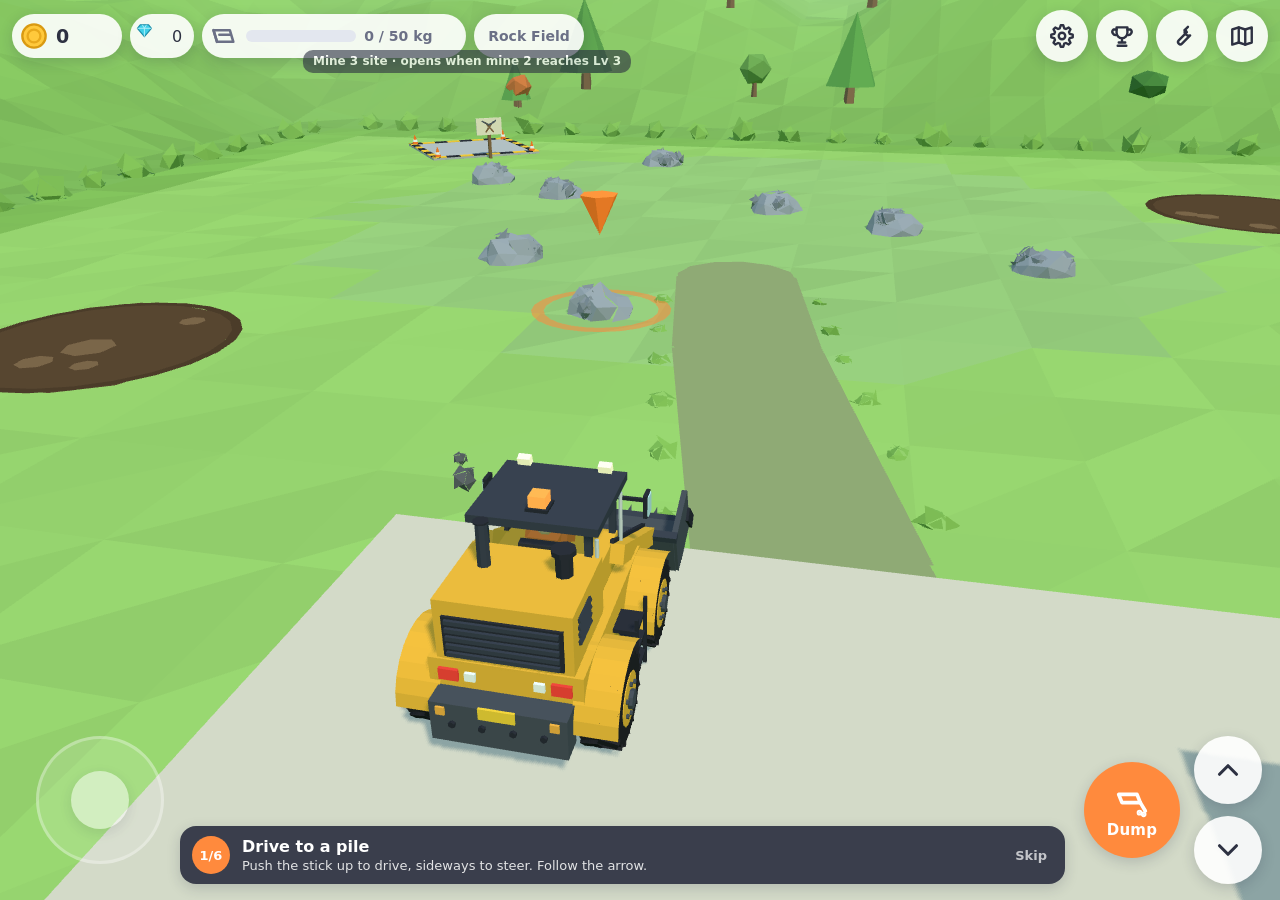
<file: index.html>
<!doctype html>
<html lang="en">
  <head>
    <meta charset="UTF-8" />
    <meta name="viewport" content="width=device-width, initial-scale=1, maximum-scale=1, user-scalable=no, viewport-fit=cover" />
    <meta name="theme-color" content="#bfe6f5" />
    <meta name="apple-mobile-web-app-capable" content="yes" />
    <meta name="mobile-web-app-capable" content="yes" />
    <meta name="apple-mobile-web-app-status-bar-style" content="black-translucent" />
    <link rel="manifest" href="manifest.webmanifest" />
    <link rel="icon" href="icon.svg" type="image/svg+xml" />
    <link rel="apple-touch-icon" href="icon-180.png" />
    <meta name="apple-mobile-web-app-title" content="Loader" />
    <title>Loader</title>
    <script type="module" crossorigin src="./assets/index-BHCyMdli.js"></script>
    <link rel="modulepreload" crossorigin href="./assets/tutorial-J8LlS3AN.js">
    <link rel="stylesheet" crossorigin href="./assets/index-CuOy2VBT.css">
  </head>
  <body>
    <div id="app">
      <canvas id="scene"></canvas>

      <div id="hud">
        <div class="topbar">
          <div class="pill coins" aria-label="Coins">
            <span class="icon coin-icon"></span>
            <span id="coins">0</span>
          </div>
          <button class="pill gems" id="btn-gems" aria-label="Gems: open the shop">
            <span class="icon gems-icon"></span>
            <span id="gems">0</span>
          </button>
          <div class="pill bucket" aria-label="Bucket">
            <span class="icon bucket-icon"></span>
            <div class="bar"><div id="bucket-fill"></div></div>
            <span id="bucket-text">0 / 50 kg</span>
            <span id="bucket-find" class="icon gem-icon" hidden></span>
          </div>
          <div class="pill area" id="area-name"></div>
          <div class="spacer"></div>
          <button id="btn-sound" class="round" aria-label="Settings"></button>
          <button id="btn-missions" class="round" aria-label="Missions"><span class="icon flag-icon"></span></button>
          <button id="btn-trophies" class="round" aria-label="Finds and trophies"><span class="icon trophy-icon"></span></button>
          <button id="btn-upgrade" class="round" aria-label="Upgrades"><span class="icon wrench-icon"></span></button>
          <button id="btn-map" class="round" aria-label="Map"><span class="icon map-icon"></span></button>
        </div>

        <div id="objectives">
          <button id="goal" class="goal" hidden>
            <span class="goal-text"></span>
            <span class="goal-bar"><span></span></span>
          </button>
          <button id="track" class="track" hidden><span class="icon flag-icon"></span><span class="track-text"></span></button>
          <div id="builds"></div>
        </div>

        <div id="mine-label" class="world-label" hidden><span class="wl-text"></span><span class="wl-bar"><span></span></span></div>

        <div id="toasts" aria-live="polite"></div>

        <div id="coach" class="coach" hidden aria-live="polite">
          <span id="coach-count" class="coach-count"></span>
          <span class="coach-text"><b id="coach-title"></b><span id="coach-sub"></span></span>
          <button id="coach-skip" class="coach-skip">Skip</button>
        </div>

        <div id="joystick-zone">
          <div id="joy-base"><div id="joy-knob"></div></div>
        </div>

        <div id="bucket-controls">
          <button id="btn-raise" class="ctl" aria-label="Raise bucket"><span class="icon up-icon"></span></button>
          <button id="btn-dump" class="ctl big" aria-label="Dump"><span class="icon dump-icon"></span><span class="label">Dump</span></button>
          <button id="btn-lower" class="ctl" aria-label="Lower bucket"><span class="icon down-icon"></span></button>
        </div>
      </div>

      <div id="panel" class="panel" hidden>
        <div class="sheet" role="dialog" aria-modal="true" aria-labelledby="panel-title">
          <header>
            <h2 id="panel-title"></h2>
            <button id="panel-close" class="round small" aria-label="Close"><span class="icon close-icon"></span></button>
          </header>
          <div id="panel-body"></div>
        </div>
      </div>

      <div id="rotate-hint"><div><span class="icon rotate-icon"></span><p>Turn your phone sideways to play</p></div></div>
    </div>
  </body>
</html>
</file>
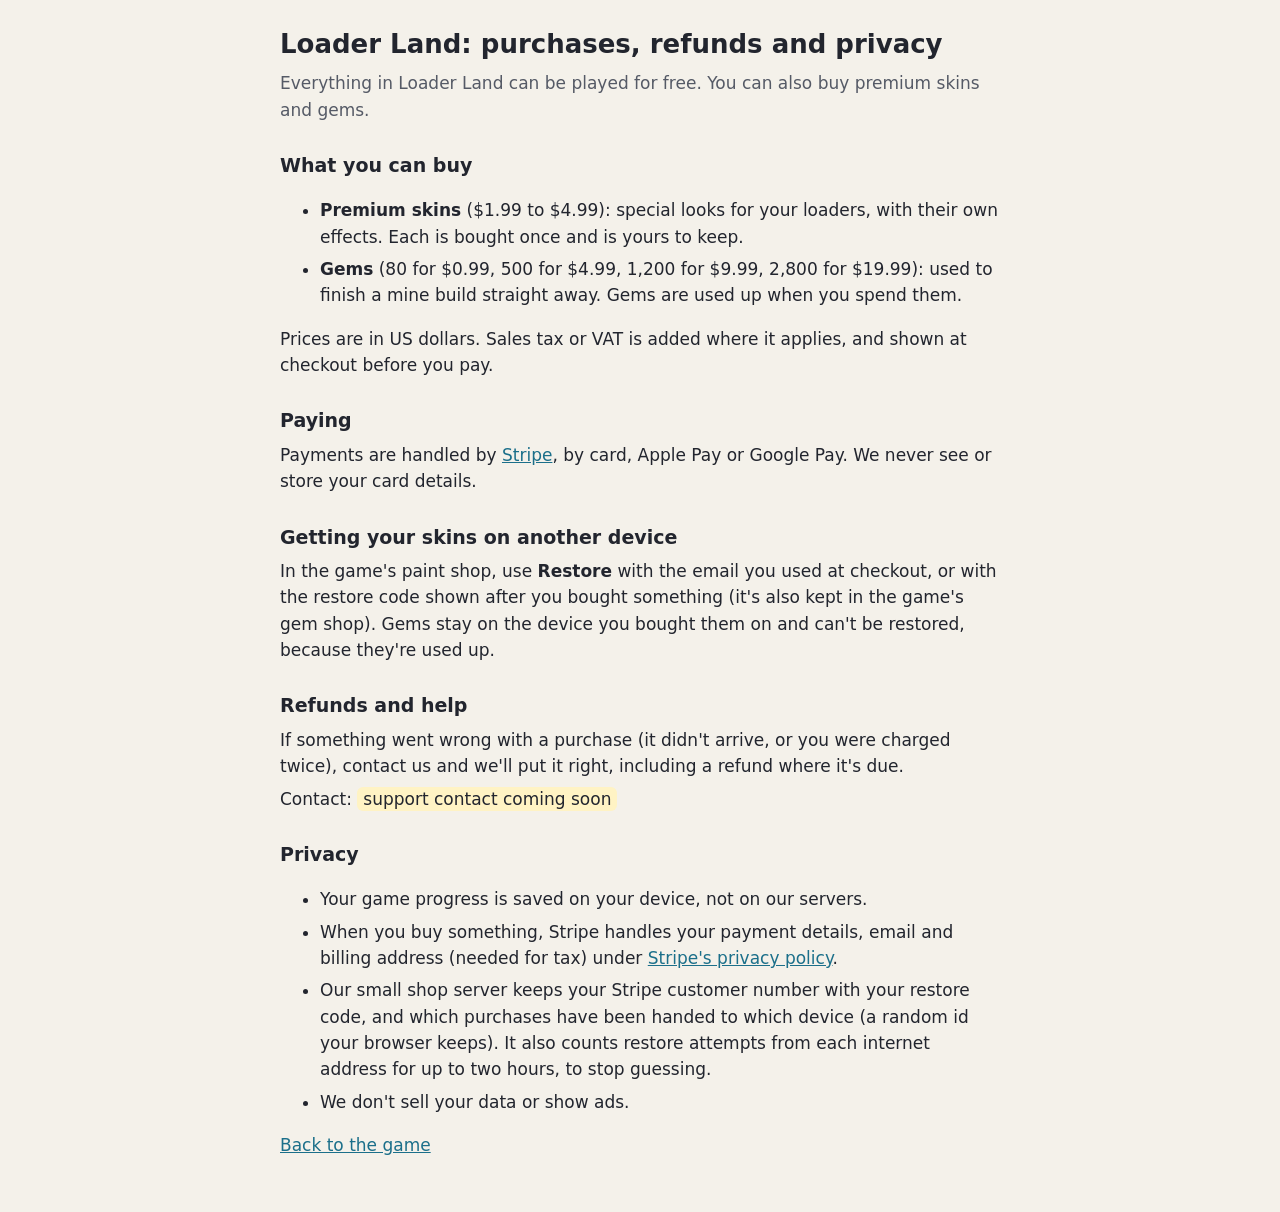
<file: purchases.html>
<!doctype html>
<html lang="en">
  <head>
    <meta charset="utf-8" />
    <meta name="viewport" content="width=device-width, initial-scale=1" />
    <title>Loader Land: purchases, refunds and privacy</title>
    <style>
      :root { color-scheme: light; }
      body { margin: 0; font: 17px/1.55 system-ui, -apple-system, 'Segoe UI', sans-serif; color: #22252e; background: #f4f1ea; }
      main { max-width: 720px; margin: 0 auto; padding: 24px 18px 48px; }
      h1 { font-size: 26px; margin: 0 0 4px; }
      h2 { font-size: 19px; margin: 28px 0 6px; }
      p, li { margin: 6px 0; }
      .lede { color: #555a66; margin-bottom: 18px; }
      .todo { background: #fff3c4; border-radius: 6px; padding: 2px 6px; }
      a { color: #1b6f8a; }
    </style>
  </head>
  <body>
    <main>
      <h1>Loader Land: purchases, refunds and privacy</h1>
      <p class="lede">Everything in Loader Land can be played for free. You can also buy premium skins and gems.</p>

      <h2>What you can buy</h2>
      <ul>
        <li><b>Premium skins</b> ($1.99 to $4.99): special looks for your loaders, with their own effects. Each is bought once and is yours to keep.</li>
        <li><b>Gems</b> (80 for $0.99, 500 for $4.99, 1,200 for $9.99, 2,800 for $19.99): used to finish a mine build straight away. Gems are used up when you spend them.</li>
      </ul>
      <p>Prices are in US dollars. Sales tax or VAT is added where it applies, and shown at checkout before you pay.</p>

      <h2>Paying</h2>
      <p>Payments are handled by <a href="https://stripe.com" rel="noopener">Stripe</a>, by card, Apple Pay or Google Pay. We never see or store your card details.</p>

      <h2>Getting your skins on another device</h2>
      <p>In the game's paint shop, use <b>Restore</b> with the email you used at checkout, or with the restore code shown after you bought something (it's also kept in the game's gem shop). Gems stay on the device you bought them on and can't be restored, because they're used up.</p>

      <h2>Refunds and help</h2>
      <p>If something went wrong with a purchase (it didn't arrive, or you were charged twice), contact us and we'll put it right, including a refund where it's due.</p>
      <p>Contact: <span class="todo">support contact coming soon</span></p>

      <h2>Privacy</h2>
      <ul>
        <li>Your game progress is saved on your device, not on our servers.</li>
        <li>When you buy something, Stripe handles your payment details, email and billing address (needed for tax) under <a href="https://stripe.com/privacy" rel="noopener">Stripe's privacy policy</a>.</li>
        <li>Our small shop server keeps your Stripe customer number with your restore code, and which purchases have been handed to which device (a random id your browser keeps). It also counts restore attempts from each internet address for up to two hours, to stop guessing.</li>
        <li>We don't sell your data or show ads.</li>
      </ul>
      <p><a href="./">Back to the game</a></p>
    </main>
  </body>
</html>
</file>
<file: assets/index-CuOy2VBT.css>
:root{--ink:#2d3142;--ink-soft:#6b7086;--pill:#ffffffe6;--shadow:0 4px 14px #1e233c2e;--accent:#ff8a3d;--accent-dark:#e0681e;--go:#3bb273;--go-dark:#2a9159;--warn:#ff6b5b;--coin:#ffc93c;--bar:#4aa3df;--radius:18px;--safe-l:env(safe-area-inset-left,0px);--safe-r:env(safe-area-inset-right,0px);--safe-t:env(safe-area-inset-top,0px);--safe-b:env(safe-area-inset-bottom,0px);color:var(--ink);font-family:ui-rounded,SF Pro Rounded,Nunito,system-ui,-apple-system,Segoe UI,sans-serif}*{box-sizing:border-box}html,body{overscroll-behavior:none;touch-action:none;-webkit-user-select:none;user-select:none;-webkit-touch-callout:none;-webkit-tap-highlight-color:transparent;background:#bfe6f5;height:100%;margin:0;overflow:hidden}#app{position:fixed;inset:0}#scene{width:100%;height:100%;display:block;position:absolute;inset:0}.icon{width:22px;height:22px;display:inline-flex}.icon svg,.card-icon svg,.tag svg,.coin-mini svg{width:100%;height:100%}button{font:inherit;color:inherit;cursor:pointer;touch-action:none;border:0}#hud{pointer-events:none;position:absolute;inset:0}#hud>*{pointer-events:auto}.topbar{top:calc(10px + var(--safe-t));left:calc(12px + var(--safe-l));right:calc(12px + var(--safe-r));pointer-events:none;align-items:center;gap:8px;display:flex;position:absolute}.topbar>*{pointer-events:auto}.spacer{flex:1;pointer-events:none!important}.pill{background:var(--pill);height:44px;box-shadow:var(--shadow);white-space:nowrap;border-radius:999px;align-items:center;gap:8px;padding:0 14px 0 8px;font-size:19px;font-weight:800;display:flex;position:relative}.pill .icon{width:28px;height:28px}.coins{min-width:110px}.coins.pop{animation:.35s ease-out pop}@keyframes pop{40%{transform:scale(1.12)}}.bucket .icon{color:var(--ink-soft)}.bar{background:#e3e7ef;border-radius:6px;width:110px;height:12px;overflow:hidden}#bucket-fill{background:var(--bar);border-radius:6px;width:0;height:100%;transition:width .15s}#bucket-fill.full{background:var(--go)}#bucket-text{color:var(--ink-soft);min-width:88px;font-size:14px;font-weight:700}.area{color:var(--ink-soft);padding:0 14px;font-size:14px;font-weight:700}.round{background:var(--pill);width:52px;height:52px;box-shadow:var(--shadow);border-radius:50%;place-items:center;display:grid;position:relative}.round .icon{width:26px;height:26px}.round.off{color:var(--ink-soft);opacity:.75}.round.small{width:40px;height:40px;box-shadow:none;background:#eef0f5}.round.small .icon{width:20px;height:20px}.round:active{transform:scale(.94)}.round.badge:after{content:"";background:var(--go);border:2px solid #fff;border-radius:50%;width:13px;height:13px;position:absolute;top:4px;right:4px}.coin-float{color:#fff;text-shadow:0 2px 4px #00000059;pointer-events:none;align-items:center;gap:4px;font-size:20px;font-weight:900;animation:1.2s ease-out forwards float-up;display:flex;position:absolute;top:40px;left:14px}.coin-float svg{width:20px;height:20px}@keyframes float-up{0%{opacity:1;transform:translateY(0)}to{opacity:0;transform:translateY(34px)}}#toasts{top:calc(66px + var(--safe-t));flex-direction:column;align-items:center;gap:6px;width:min(90vw,460px);display:flex;position:absolute;left:50%;transform:translate(-50%);pointer-events:none!important}.toast{color:#fff;text-align:center;box-shadow:var(--shadow);background:#2d3142e0;border-radius:999px;padding:9px 16px;font-size:15px;font-weight:700;transition:opacity .35s,transform .35s;animation:.25s ease-out toast-in}.toast.good{background:#2a9159f0}.toast.warn{background:#e0681ef2}.toast.out{opacity:0;transform:translateY(-8px)}@keyframes toast-in{0%{opacity:0;transform:translateY(-8px)}}#joystick-zone{width:50%;bottom:0;left:0;top:calc(70px + var(--safe-t));position:absolute}#joy-base{left:calc(100px + var(--safe-l));top:calc(100% - 100px - var(--safe-b));opacity:.6;pointer-events:none;background:#ffffff38;border:3px solid #ffffff8c;border-radius:50%;width:128px;height:128px;margin:-64px 0 0 -64px;transition:opacity .15s;position:fixed}#joy-base.active{opacity:1;transition:none}#joy-knob{width:58px;height:58px;box-shadow:var(--shadow);background:#ffffffeb;border-radius:50%;margin:-29px 0 0 -29px;position:absolute;top:50%;left:50%}#bucket-controls{right:calc(18px + var(--safe-r));bottom:calc(16px + var(--safe-b));grid-template-rows:auto auto;grid-template-columns:auto auto;align-items:center;gap:12px 14px;display:grid;position:absolute}.ctl{background:var(--pill);width:68px;height:68px;box-shadow:var(--shadow);border-radius:50%;place-items:center;transition:transform 80ms,background .15s;display:grid}.ctl .icon{width:34px;height:34px}.ctl.pressed{background:#dfe6f2;transform:scale(.92)}#btn-raise{grid-area:1/2}#btn-lower{grid-area:2/2}#btn-raise.hint{background:#fff3c4;animation:.8s ease-in-out infinite nudge}@keyframes nudge{50%{transform:translateY(-5px)}}.ctl.big{background:var(--accent);color:#fff;flex-direction:column;grid-area:1/1/span 2;justify-content:center;gap:0;width:96px;height:96px;display:flex}.ctl.big .icon{width:40px;height:40px}.ctl.big .label{letter-spacing:.02em;font-size:15px;font-weight:900}.ctl.big.pressed{background:var(--accent-dark)}.ctl.big.ready{background:var(--go);animation:1s ease-in-out infinite glow}.ctl.big.ready.pressed{background:var(--go-dark)}@keyframes glow{50%{box-shadow:0 0 0 10px #3bb2734d, var(--shadow)}}.panel{padding:calc(12px + var(--safe-t)) calc(12px + var(--safe-r)) calc(12px + var(--safe-b)) calc(12px + var(--safe-l));touch-action:pan-y;background:#14192873;place-items:center;display:grid;position:absolute;inset:0}.panel[hidden]{display:none}.sheet{touch-action:pan-y;background:#fff;border-radius:22px;width:min(640px,100%);max-height:100%;padding:14px 16px 18px;animation:.2s ease-out sheet-in;overflow-y:auto;box-shadow:0 12px 40px #1419284d}@keyframes sheet-in{0%{opacity:0;transform:translateY(16px)}}.sheet header{justify-content:space-between;align-items:center;margin-bottom:4px;display:flex}.sheet h2{margin:0;font-size:22px;font-weight:900}.sheet h3{text-transform:uppercase;letter-spacing:.08em;color:var(--ink-soft);margin:12px 0 8px;font-size:13px}.cards{flex-direction:column;gap:8px;display:flex}.card{background:#f4f6fa;border-radius:14px;align-items:center;gap:12px;padding:10px 12px;display:flex}.card.current{outline:2px solid var(--bar)}.card-icon{width:42px;height:42px;color:var(--accent-dark);background:#fff;border-radius:12px;flex:none;padding:9px}.card-main{flex-direction:column;flex:1;gap:4px;min-width:0;display:flex}.card-title{font-size:16px;font-weight:800}.card-sub{color:var(--ink-soft);font-size:13px}.card-sub b{color:var(--go-dark)}.muted{color:var(--ink-soft);margin-left:4px;font-size:13px;font-weight:700}.progress{background:#e1e5ee;border-radius:3px;height:6px;overflow:hidden}.progress div{background:var(--accent);border-radius:3px;height:100%}.buy{background:var(--go);color:#fff;height:42px;box-shadow:0 3px 0 var(--go-dark);border-radius:999px;flex:none;align-items:center;gap:5px;padding:0 14px;font-size:15px;font-weight:900;display:inline-flex}.buy:active{box-shadow:0 1px 0 var(--go-dark);transform:translateY(2px)}.buy.alt{background:var(--bar);box-shadow:0 3px #3383b8}.buy:disabled{cursor:default;background:#c9cfdb;box-shadow:0 3px #b1b8c7}.coin-mini{width:18px;height:18px;display:inline-flex}.maxed,.tag{color:var(--ink-soft);flex:none;align-items:center;gap:4px;padding:0 6px;font-size:13px;font-weight:900;display:inline-flex}.tag svg{width:16px;height:16px}.tag.here{color:var(--go-dark)}.swatch{border-radius:10px;flex:none;width:54px;height:42px}.card.area.locked{opacity:.6}.chips{flex-wrap:wrap;gap:6px;display:flex}.chip{color:var(--ink-soft);background:#fff;border-radius:999px;align-items:center;gap:5px;padding:2px 8px 2px 4px;font-size:12px;font-weight:700;display:inline-flex}.chip i{border-radius:50%;width:12px;height:12px;display:inline-block}#rotate-hint{display:none}@media (orientation:portrait) and (pointer:coarse){#rotate-hint{text-align:center;z-index:10;background:#bfe6f5f5;place-items:center;font-size:20px;font-weight:800;display:grid;position:absolute;inset:0}#rotate-hint .icon{width:64px;height:64px;animation:1.6s ease-in-out infinite tilt}@keyframes tilt{50%{transform:rotate(-90deg)}}}@media (max-height:420px){.pill{height:40px;font-size:17px}.bar{width:80px}.round{width:46px;height:46px}.ctl{width:60px;height:60px}.ctl.big{width:86px;height:86px}}@media (max-width:720px){.area{display:none}.bar{width:60px}#bucket-text{min-width:0}}.soundboard .grid{grid-template-columns:repeat(auto-fill,minmax(180px,1fr));gap:8px;display:grid}.soundboard .grid .buy{justify-content:center;height:46px}.soundboard .grid .buy.on{background:var(--go);box-shadow:0 3px 0 var(--go-dark)}.soundboard>.card-sub{margin:0 0 4px}.sound-menu{z-index:5;background:#fff;border-radius:16px;flex-direction:column;gap:4px;min-width:220px;padding:8px;animation:.15s ease-out sheet-in;display:flex;position:fixed;box-shadow:0 10px 30px #14192840}.sound-menu[hidden]{display:none}.toggle-row{text-align:left;background:0 0;border-radius:12px;justify-content:space-between;align-items:center;gap:16px;padding:10px 12px;font-size:16px;font-weight:800;display:flex}.toggle-row:active{background:#f1f3f8}.switch{background:#cfd5e1;border-radius:999px;flex:none;width:46px;height:28px;transition:background .15s;position:relative}.switch:after{content:"";background:#fff;border-radius:50%;width:22px;height:22px;transition:transform .15s;position:absolute;top:3px;left:3px;box-shadow:0 1px 3px #00000040}.toggle-row.on .switch{background:var(--go)}.toggle-row.on .switch:after{transform:translate(18px)}.sound-foot{border-top:1px solid #eef0f5;align-items:center;gap:10px;margin-top:2px;padding:8px 4px 2px 12px;display:flex}.sound-status{color:var(--ink-soft);flex:1;max-width:190px;margin:0;font-size:13px;font-weight:700}.sound-status[data-status=playing]{color:var(--go-dark)}.sound-status[data-status=waiting],.sound-status[data-status=starting]{color:var(--accent-dark)}.sound-foot .buy{height:36px;padding:0 12px;font-size:14px}.goal{top:calc(62px + var(--safe-t));left:calc(12px + var(--safe-l));background:var(--pill);max-width:260px;box-shadow:var(--shadow);text-align:left;border-radius:12px;flex-direction:column;gap:4px;padding:6px 12px 7px;font-size:13px;font-weight:800;display:flex;position:absolute}.goal[hidden]{display:none}.goal-bar{background:#e3e7ef;border-radius:3px;height:5px;display:block;overflow:hidden}.goal-bar>span{background:var(--coin);border-radius:3px;width:0;height:100%;transition:width .3s;display:block}.goal.ready{color:var(--go-dark)}.goal.ready .goal-bar>span{background:var(--go)}.coach{left:calc(180px + var(--safe-l));right:calc(215px + var(--safe-r));bottom:calc(16px + var(--safe-b));color:#fff;box-shadow:var(--shadow);background:#2d3142eb;border-radius:16px;align-items:center;gap:12px;padding:10px 12px;animation:.25s ease-out toast-in;display:flex;position:absolute}.coach[hidden]{display:none}.coach-count{background:var(--accent);border-radius:50%;flex:none;place-items:center;width:38px;height:38px;font-size:13px;font-weight:900;display:grid}.coach-text{flex-direction:column;flex:1;gap:2px;display:flex}.coach-text b{font-size:16px}.coach-text span{opacity:.85;font-size:13px}.coach-skip{color:#fff;opacity:.7;background:0 0;flex:none;padding:6px;font-size:13px;font-weight:800}.coach-target{animation:1s ease-in-out infinite coach-pulse}@keyframes coach-pulse{0%,to{box-shadow:0 0 0 0 #ff8a3de6, var(--shadow)}60%{box-shadow:0 0 0 14px #ff8a3d00, var(--shadow)}}.tune .slider{grid-template-columns:150px 1fr 64px;align-items:center;gap:10px;padding:6px 2px;font-size:14px;font-weight:700;display:grid}.tune .slider input{width:100%;accent-color:var(--accent);touch-action:pan-x}.tune .slider output{text-align:right;color:var(--ink-soft);font-variant-numeric:tabular-nums}.tune-actions{justify-content:flex-end;gap:8px;margin-top:10px;display:flex}.tune-values{-webkit-user-select:text;user-select:text;border:1px solid #dfe3ea;border-radius:8px;width:100%;margin-top:8px;padding:8px;font:12px ui-monospace,monospace}#btn-tune{top:calc(62px + var(--safe-t));right:calc(12px + var(--safe-r));position:absolute}#objectives{top:calc(62px + var(--safe-t));left:calc(12px + var(--safe-l));flex-direction:column;align-items:flex-start;gap:6px;max-width:280px;display:flex;position:absolute;pointer-events:none!important}#objectives>*{pointer-events:auto}#objectives .goal{position:static}.track{max-width:280px;box-shadow:var(--shadow);color:var(--ink-soft);text-align:left;background:#ffffffc7;border-radius:10px;align-items:center;gap:6px;padding:5px 10px 5px 8px;font-size:12px;font-weight:700;display:flex}.track[hidden]{display:none}.track .icon{width:16px;height:16px;color:var(--accent-dark);flex:none}.track-text{text-overflow:ellipsis;white-space:nowrap;overflow:hidden}.track.ready{background:var(--go);color:#fff}.track.ready .icon{color:#fff}#toasts{top:calc(150px + var(--safe-t))}.toast.clickable{pointer-events:auto;cursor:pointer}.round[data-count]:after{content:attr(data-count);background:var(--go);color:#fff;border:2px solid #fff;border-radius:999px;min-width:20px;height:20px;padding:0 5px;font-size:11px;font-weight:900;line-height:16px;position:absolute;top:-2px;right:-2px}.card.mission.done{outline:2px solid var(--go)}.tag.reward{color:var(--ink)}.tag.reward .coin-mini{width:16px;height:16px}.note{margin:10px 2px 0}#joystick-zone{z-index:0}#objectives,#toasts,.coach{z-index:1}.panel{z-index:5}@media (max-width:640px){.coach{left:calc(12px + var(--safe-l));right:calc(12px + var(--safe-r));bottom:calc(190px + var(--safe-b))}}.round[hidden]{display:none}.settings-menu{z-index:6;background:#fff;border-radius:16px;flex-direction:column;gap:4px;width:290px;padding:8px;animation:.15s ease-out sheet-in;display:flex;position:fixed;overflow-y:auto;box-shadow:0 10px 30px #14192840}.settings-menu[hidden]{display:none}.menu-row{flex-direction:column;align-items:stretch;gap:6px;padding:8px 12px 2px;font-size:16px;font-weight:800;display:flex}.segmented{background:#eef0f5;border-radius:10px;padding:2px;display:flex}.segmented button{color:var(--ink-soft);background:0 0;border-radius:8px;flex:1;padding:6px 4px;font-size:12px;font-weight:800}.segmented button.on{color:var(--ink);background:#fff;box-shadow:0 1px 3px #00000026}.menu-note{color:var(--ink-soft);margin:0;padding:0 12px;font-size:12px;font-weight:700}.reset-area{border-top:1px solid #eef0f5;margin-top:6px;padding:6px 4px 0}.danger-link{color:var(--warn);background:0 0;padding:6px 8px;font-size:14px;font-weight:800}.confirm p{margin:4px 8px 8px;font-size:13px;font-weight:700}.confirm-actions{justify-content:flex-end;gap:8px;padding:0 4px 4px;display:flex}.buy.danger{background:var(--warn);box-shadow:0 3px #c9483a}.confirm[hidden],.danger-link[hidden]{display:none}.version{opacity:.7;padding-top:4px}.coin-fly{z-index:7;pointer-events:none;filter:drop-shadow(0 2px 3px #0000004d);width:24px;height:24px;position:fixed}.coin-fly svg{width:100%;height:100%}.confetti{z-index:7;pointer-events:none;position:fixed;inset:0;overflow:hidden}.confetti i{border-radius:2px;width:8px;height:13px;position:absolute;top:0}.area-fade{z-index:4;pointer-events:none;background:#161923;position:absolute;inset:0}.area-card{z-index:4;color:#fff;pointer-events:none;text-align:center;background:#2d3142d1;border-radius:18px;flex-direction:column;align-items:center;gap:2px;padding:12px 26px;display:flex;position:absolute;top:42%;left:50%}.area-card b{letter-spacing:.01em;font-size:30px;font-weight:900}.area-card span{opacity:.85;font-size:14px;font-weight:700}#bucket-find{width:26px;height:26px;box-shadow:var(--shadow);background:#fff;border-radius:50%;padding:3px;animation:1.2s ease-in-out infinite glint;position:absolute;top:-8px;right:-6px}#bucket-find[hidden]{display:none}#bucket-find svg{fill:currentColor;stroke:#282d3c8c;stroke-width:1.6px}@keyframes glint{50%{transform:scale(1.15)rotate(8deg)}}.toast-icon{vertical-align:-3px;width:18px;height:18px;margin-right:6px;display:inline-flex}.segmented.tabs{margin:2px 0 10px}.segmented.tabs button{padding:8px 4px;font-size:14px}.card.collection{align-items:flex-start}.card.collection.complete{outline:2px solid var(--go)}.finds{grid-template-columns:repeat(4,minmax(0,1fr));gap:6px;margin-top:2px;display:grid}.find{text-align:center;background:#fff;border-radius:10px;flex-direction:column;align-items:center;gap:1px;padding:6px 4px;display:flex}.find-gem{color:#c9ced9;width:30px;height:30px;display:inline-flex}.find-gem svg{fill:currentColor;stroke:#282d3c59;stroke-width:1.4px}.find:not(.got) .find-gem svg{stroke:#b7bdc9}.find-name{font-size:12px;font-weight:800;line-height:1.15}.find:not(.got) .find-name{color:var(--ink-soft)}.find-sub{color:var(--ink-soft);font-size:11px}.tag.done{color:var(--go-dark)}.card.trophy .card-icon{color:#b8bfcc}.card.trophy.done .card-icon{color:#e0a800}.card.trophy.done{background:#f7f4e8}.panel.side{background:0 0;place-items:stretch end}.panel.side .sheet{width:min(380px,52vw);max-height:none;animation:.2s ease-out side-in}@keyframes side-in{0%{opacity:0;transform:translate(24px)}}#app.garage #hud{opacity:0;pointer-events:none}#app.garage #hud *{pointer-events:none!important}#hud{transition:opacity .2s}.garage-note{margin:2px 2px 4px}.card.paint{cursor:pointer;gap:10px;padding:8px 10px}.card.paint.previewing{outline:2px solid var(--bar);background:#fff}.card.paint .card-title{font-size:15px}.paint-swatch{border-radius:10px;flex:none;width:38px;height:38px;box-shadow:inset 0 0 0 2px #00000014}.sheet h3.with-action{justify-content:space-between;align-items:center;display:flex}.buy.small{text-transform:none;letter-spacing:0;gap:6px;height:34px;padding:0 12px;font-size:13px}.buy.small svg{width:18px;height:18px}.tag.locked{color:var(--ink-soft)}.helper-row{color:var(--ink-soft);align-items:center;gap:6px;margin-top:2px;font-size:13px;font-weight:700;display:flex}.helper-icon{width:18px;height:18px;color:var(--accent-dark);flex:none;display:inline-flex}.helper-text{flex:1;min-width:0}.helper-row .maxed{padding:0}.map-note{align-items:center;gap:6px;margin:0 2px 8px;display:flex}.map-note svg{width:18px;height:18px;color:var(--accent-dark);flex:none}.panel.welcome{z-index:7}.welcome-card{text-align:center;flex-direction:column;align-items:center;gap:6px;width:min(340px,100%);display:flex}.welcome-card h2{margin:0}.welcome-card p{color:var(--ink-soft);margin:0;font-weight:700}.welcome-icon{width:54px;height:54px;color:var(--accent-dark);background:#eef6fa;border-radius:16px;padding:10px}.welcome-coins{align-items:center;gap:8px;margin:4px 0 8px;font-size:32px;font-weight:900;display:flex}.welcome-coins .coin-mini{width:30px;height:30px}.welcome-card .buy{justify-content:center;min-width:160px}.mine-row{flex-wrap:wrap}.pill.gems{font:inherit;color:inherit;cursor:pointer;border:none;padding:0 12px 0 6px}.gem-mini svg,.gems-icon svg{vertical-align:-.15em;width:1.05em;height:1.05em}.gem-mini{margin:0 2px 0 4px;display:inline-flex}.buy.gem{background:#1b8ca8}.buy.gem.confirm{background:#d8433a}.shop-balance{font-size:17px}.shop-note.test{background:#fff3c4;border-radius:8px;padding:6px 10px}.gem-packs{grid-template-columns:repeat(auto-fill,minmax(140px,1fr));gap:10px;display:grid}.gem-pack{text-align:center;flex-direction:column;align-items:center;gap:8px;padding:14px 10px;display:flex;position:relative}.pack-gems{align-items:center;gap:4px;font-size:22px;font-weight:800;display:flex}.pack-gems svg{width:26px;height:26px}.card.paint.premium{background:linear-gradient(135deg,#fff8e6,#fdeefc)}.buy.premium{background:linear-gradient(135deg,#b84dff,#ff4da6)}.receipt{background:#e6f7e9;border:2px solid #3fae5a;border-radius:10px;margin-bottom:10px;padding:10px 12px;line-height:1.4}.code{letter-spacing:1px;font-family:ui-monospace,Menlo,monospace}.restore-form{flex-direction:column;gap:6px;margin:12px 0 4px;display:flex}.restore-row{gap:8px;display:flex}.restore-input{min-width:0;font:inherit;border:1px solid #c9ccd4;border-radius:8px;flex:1;padding:8px 10px;font-size:16px}.premium-foot{flex-wrap:wrap;align-items:center;gap:8px;margin:8px 0 4px;display:flex}.pack-badge{color:#fff;white-space:nowrap;background:#ff8a3d;border-radius:10px;padding:2px 8px;font-size:12px;font-weight:700;position:absolute;top:-8px;left:50%;transform:translate(-50%)}.fov-slider{align-items:center;gap:8px;padding:0 12px;display:flex}.fov-slider input{accent-color:#ffb347;flex:1}.fov-value{font-weight:700}.mine-row.closed{opacity:.6}.mine-row .helper-text{flex-direction:column;gap:3px;min-width:150px;display:flex}.mine-progress{background:#e1e5ee;border-radius:3px;height:5px;display:block;overflow:hidden}.mine-progress span{background:#ffb347;height:100%;display:block}.map-note .buy.small{margin-left:auto}.world-label{z-index:1;color:#fff;white-space:nowrap;pointer-events:none;background:#2d3142d1;border-radius:10px;flex-direction:column;gap:3px;padding:4px 10px 5px;font-size:12px;font-weight:800;display:flex;position:fixed;top:0;left:0}.world-label[hidden]{display:none}.wl-bar{background:#ffffff40;border-radius:3px;height:5px;display:block;overflow:hidden}.wl-bar[hidden]{display:none}.wl-bar>span{background:#ffc93c;width:0;height:100%;display:block}.world-label.building .wl-bar>span{background:#ffb347}.world-label.closed{opacity:.75}#builds{pointer-events:auto;cursor:pointer;flex-wrap:wrap;gap:4px;display:flex}#builds:empty{display:none}.build-pill{box-shadow:var(--shadow);color:var(--ink);background:#ffffffe6;border-radius:999px;align-items:center;gap:4px;padding:3px 9px 3px 6px;font-size:12px;font-weight:800;display:inline-flex}.build-pill .icon{color:#b87a1c;width:15px;height:15px;display:inline-flex}.build-pill.more{color:var(--ink-soft)}
</file>
